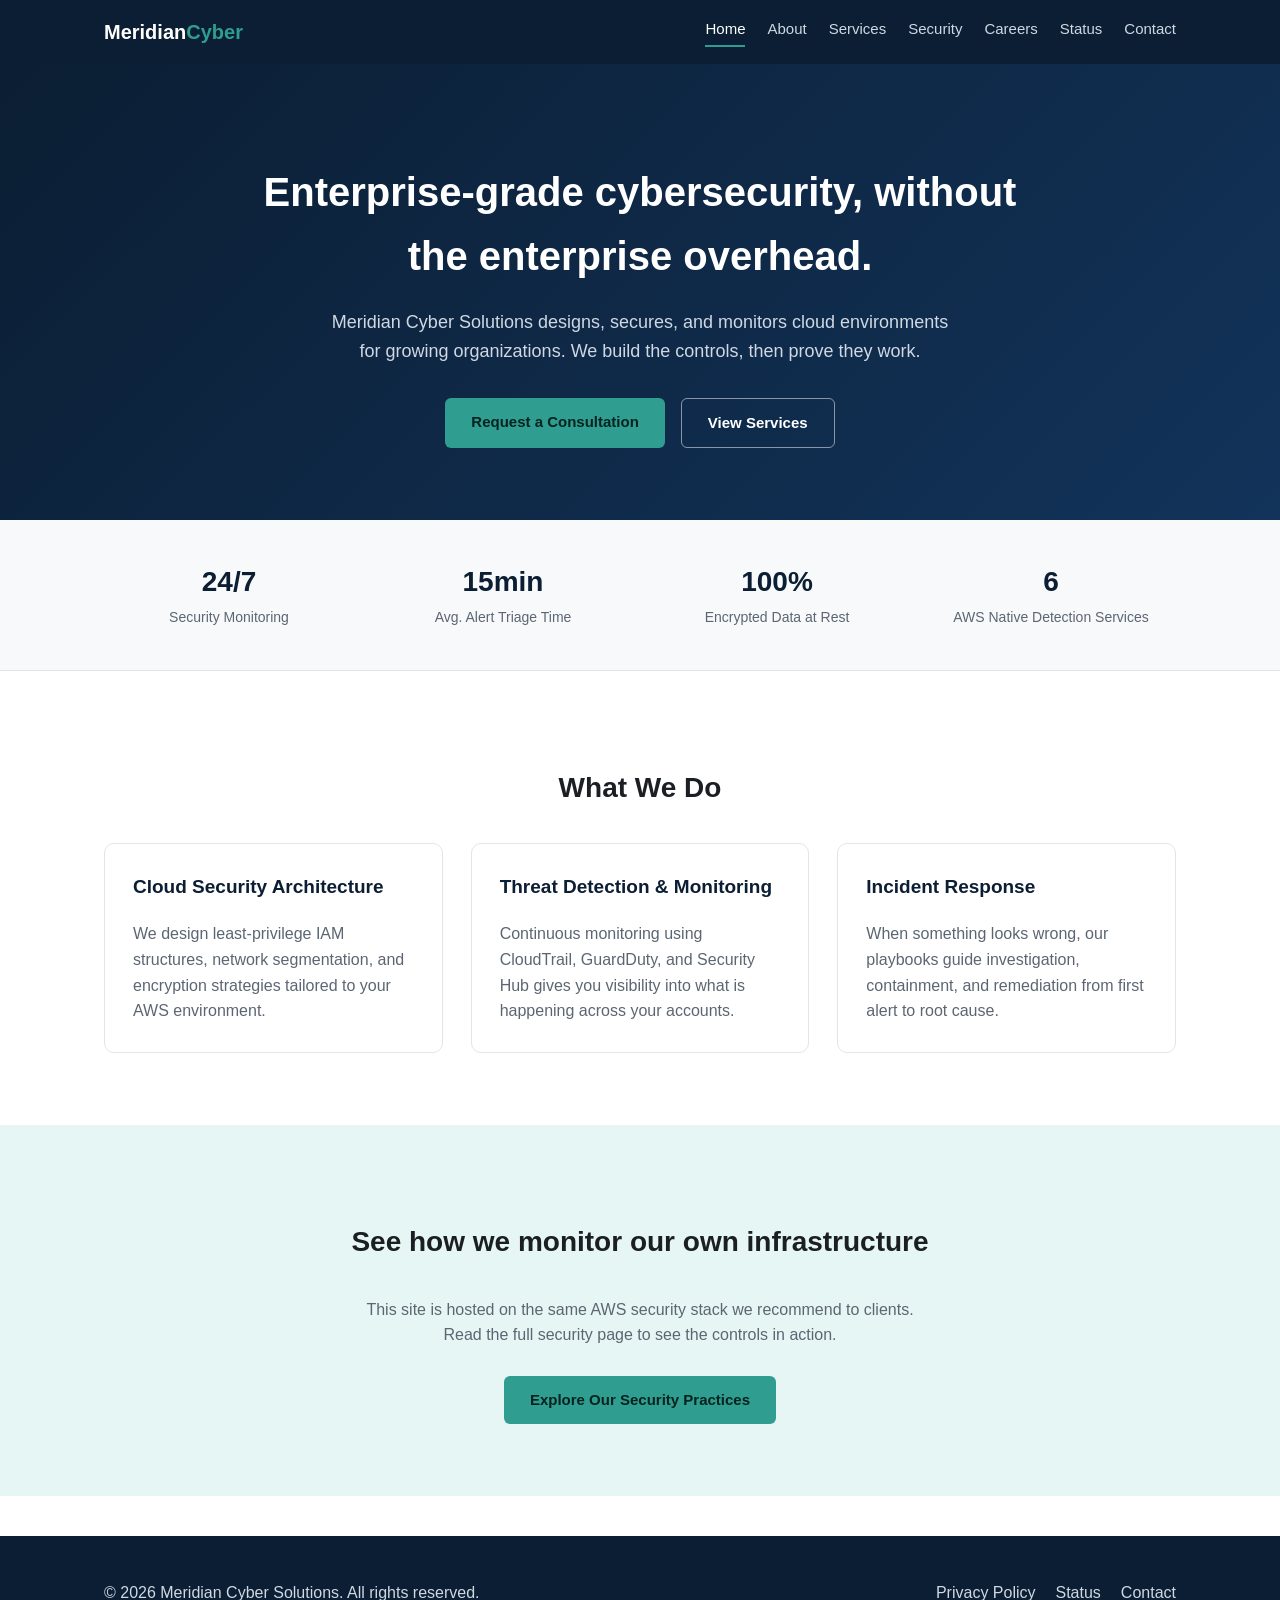
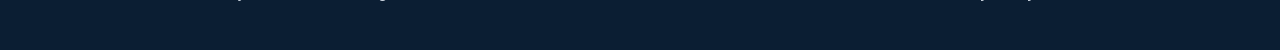
<file: website/index.html>
<!DOCTYPE html>
<html lang="en">
<head>
<meta charset="UTF-8">
<meta name="viewport" content="width=device-width, initial-scale=1.0">
<title>Meridian Cyber Solutions | Enterprise Cybersecurity Consulting</title>
<meta name="description" content="Meridian Cyber Solutions helps organizations secure their cloud infrastructure, detect threats, and respond to incidents.">
<link rel="stylesheet" href="css/style.css">
</head>
<body>
<header class="site-header">
  <div class="container nav-wrap">
    <a href="index.html" class="logo">Meridian<span>Cyber</span></a>
    <button class="nav-toggle" id="navToggle" aria-label="Toggle navigation">&#9776;</button>
    <nav id="siteNav">
      <a href="index.html" class="active">Home</a>
      <a href="about.html">About</a>
      <a href="services.html">Services</a>
      <a href="security.html">Security</a>
      <a href="careers.html">Careers</a>
      <a href="status.html">Status</a>
      <a href="contact.html">Contact</a>
    </nav>
  </div>
</header>

<main>
  <section class="hero">
    <div class="container">
      <h1>Enterprise-grade cybersecurity, without the enterprise overhead.</h1>
      <p class="hero-sub">Meridian Cyber Solutions designs, secures, and monitors cloud environments for growing organizations. We build the controls, then prove they work.</p>
      <div class="hero-actions">
        <a href="contact.html" class="btn btn-primary">Request a Consultation</a>
        <a href="services.html" class="btn btn-secondary">View Services</a>
      </div>
    </div>
  </section>

  <section class="stats">
    <div class="container stats-grid">
      <div class="stat"><span class="stat-num">24/7</span><span class="stat-label">Security Monitoring</span></div>
      <div class="stat"><span class="stat-num">15min</span><span class="stat-label">Avg. Alert Triage Time</span></div>
      <div class="stat"><span class="stat-num">100%</span><span class="stat-label">Encrypted Data at Rest</span></div>
      <div class="stat"><span class="stat-num">6</span><span class="stat-label">AWS Native Detection Services</span></div>
    </div>
  </section>

  <section class="section">
    <div class="container">
      <h2>What We Do</h2>
      <div class="card-grid">
        <div class="card">
          <h3>Cloud Security Architecture</h3>
          <p>We design least-privilege IAM structures, network segmentation, and encryption strategies tailored to your AWS environment.</p>
        </div>
        <div class="card">
          <h3>Threat Detection &amp; Monitoring</h3>
          <p>Continuous monitoring using CloudTrail, GuardDuty, and Security Hub gives you visibility into what is happening across your accounts.</p>
        </div>
        <div class="card">
          <h3>Incident Response</h3>
          <p>When something looks wrong, our playbooks guide investigation, containment, and remediation from first alert to root cause.</p>
        </div>
      </div>
    </div>
  </section>

  <section class="section alt">
    <div class="container cta-block">
      <h2>See how we monitor our own infrastructure</h2>
      <p>This site is hosted on the same AWS security stack we recommend to clients. Read the full security page to see the controls in action.</p>
      <a href="security.html" class="btn btn-primary">Explore Our Security Practices</a>
    </div>
  </section>
</main>

<footer class="site-footer">
  <div class="container footer-wrap">
    <p>&copy; 2026 Meridian Cyber Solutions. All rights reserved.</p>
    <div class="footer-links">
      <a href="privacy.html">Privacy Policy</a>
      <a href="status.html">Status</a>
      <a href="contact.html">Contact</a>
    </div>
  </div>
</footer>
<script src="js/main.js"></script>
</body>
</html>
</file>
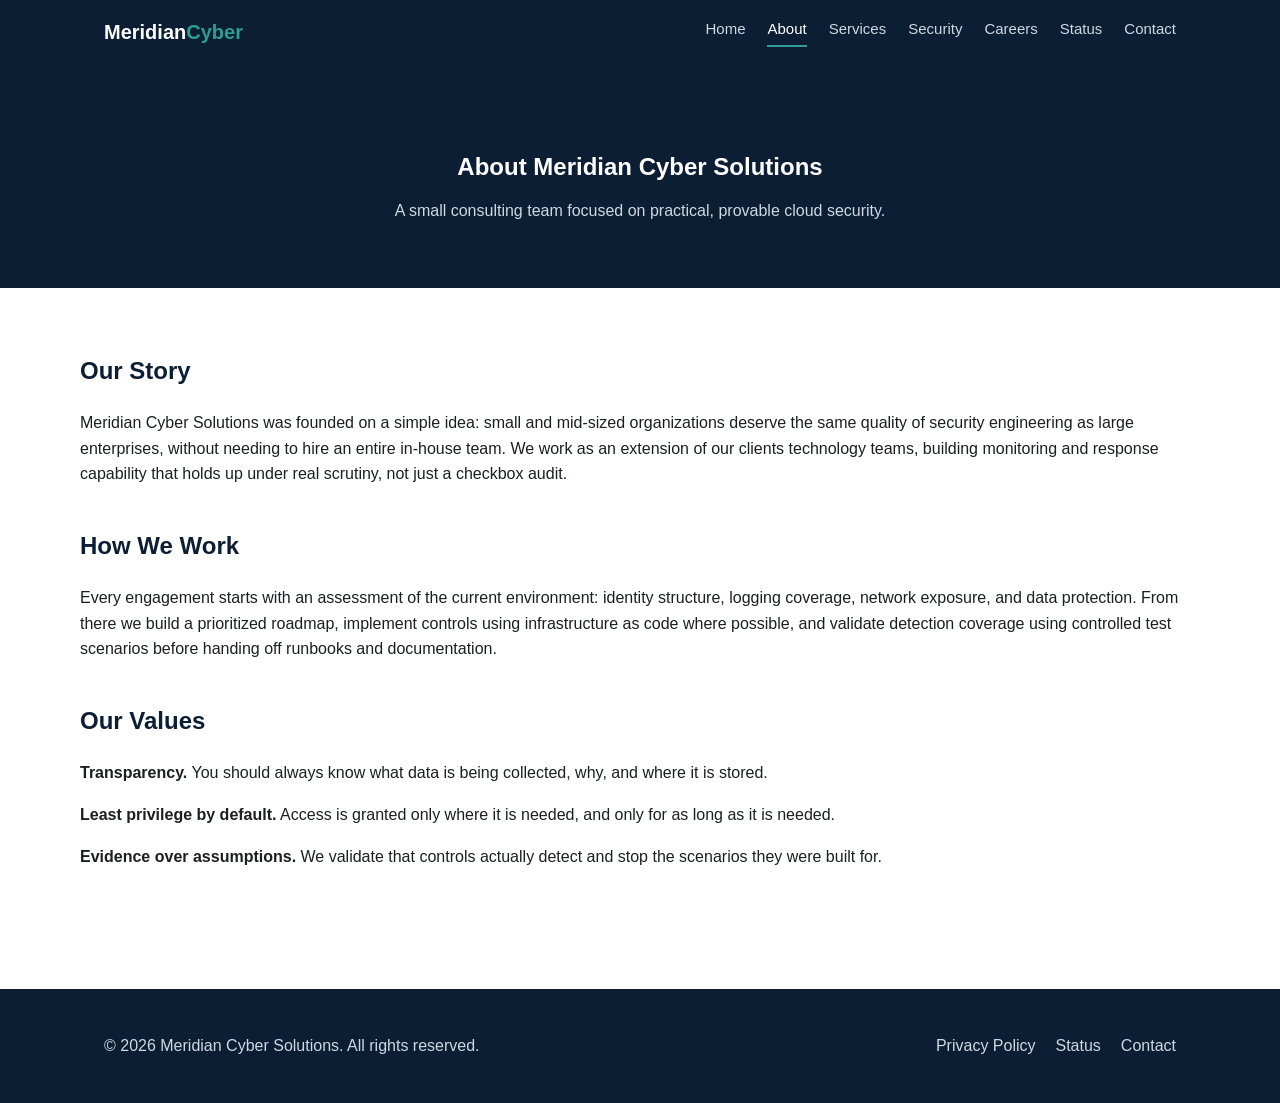
<file: website/about.html>
<!DOCTYPE html>
<html lang="en">
<head>
<meta charset="UTF-8">
<meta name="viewport" content="width=device-width, initial-scale=1.0">
<title>About Us | Meridian Cyber Solutions</title>
<link rel="stylesheet" href="css/style.css">
</head>
<body>
<header class="site-header">
  <div class="container nav-wrap">
    <a href="index.html" class="logo">Meridian<span>Cyber</span></a>
    <button class="nav-toggle" id="navToggle" aria-label="Toggle navigation">&#9776;</button>
    <nav id="siteNav">
      <a href="index.html">Home</a>
      <a href="about.html" class="active">About</a>
      <a href="services.html">Services</a>
      <a href="security.html">Security</a>
      <a href="careers.html">Careers</a>
      <a href="status.html">Status</a>
      <a href="contact.html">Contact</a>
    </nav>
  </div>
</header>

<section class="page-hero">
  <div class="container">
    <h1>About Meridian Cyber Solutions</h1>
    <p>A small consulting team focused on practical, provable cloud security.</p>
  </div>
</section>

<main class="container content">
  <h2>Our Story</h2>
  <p>Meridian Cyber Solutions was founded on a simple idea: small and mid-sized organizations deserve the same quality of security engineering as large enterprises, without needing to hire an entire in-house team. We work as an extension of our clients technology teams, building monitoring and response capability that holds up under real scrutiny, not just a checkbox audit.</p>

  <h2>How We Work</h2>
  <p>Every engagement starts with an assessment of the current environment: identity structure, logging coverage, network exposure, and data protection. From there we build a prioritized roadmap, implement controls using infrastructure as code where possible, and validate detection coverage using controlled test scenarios before handing off runbooks and documentation.</p>

  <h2>Our Values</h2>
  <p><strong>Transparency.</strong> You should always know what data is being collected, why, and where it is stored.</p>
  <p><strong>Least privilege by default.</strong> Access is granted only where it is needed, and only for as long as it is needed.</p>
  <p><strong>Evidence over assumptions.</strong> We validate that controls actually detect and stop the scenarios they were built for.</p>
</main>

<footer class="site-footer">
  <div class="container footer-wrap">
    <p>&copy; 2026 Meridian Cyber Solutions. All rights reserved.</p>
    <div class="footer-links">
      <a href="privacy.html">Privacy Policy</a>
      <a href="status.html">Status</a>
      <a href="contact.html">Contact</a>
    </div>
  </div>
</footer>
<script src="js/main.js"></script>
</body>
</html>
</file>
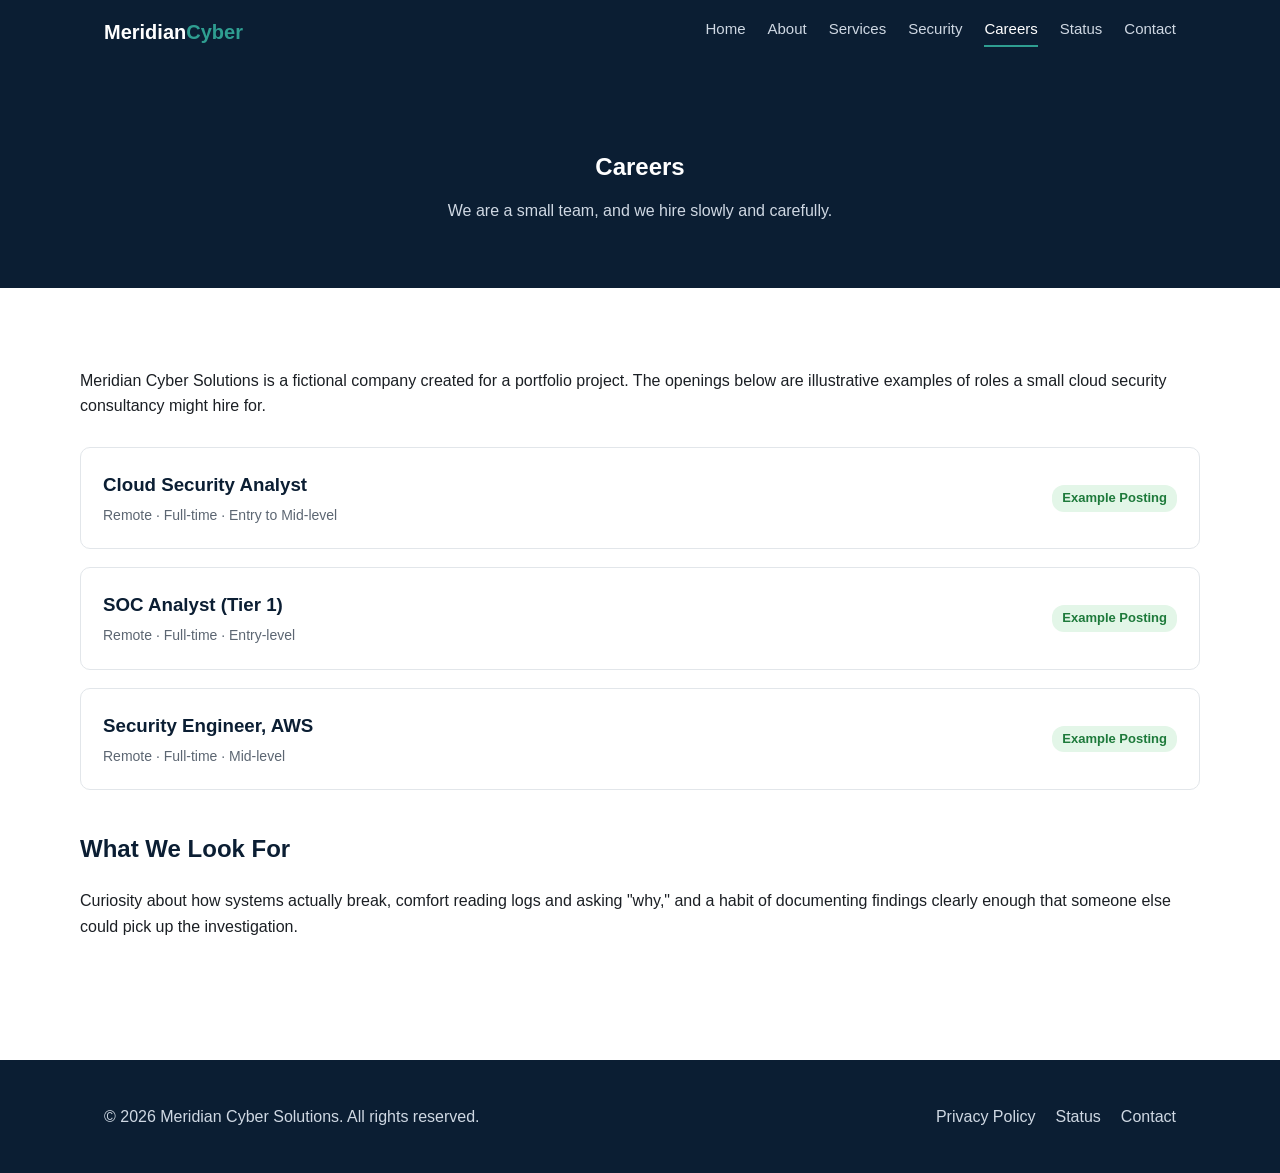
<file: website/careers.html>
<!DOCTYPE html>
<html lang="en">
<head>
<meta charset="UTF-8">
<meta name="viewport" content="width=device-width, initial-scale=1.0">
<title>Careers | Meridian Cyber Solutions</title>
<link rel="stylesheet" href="css/style.css">
</head>
<body>
<header class="site-header">
  <div class="container nav-wrap">
    <a href="index.html" class="logo">Meridian<span>Cyber</span></a>
    <button class="nav-toggle" id="navToggle" aria-label="Toggle navigation">&#9776;</button>
    <nav id="siteNav">
      <a href="index.html">Home</a>
      <a href="about.html">About</a>
      <a href="services.html">Services</a>
      <a href="security.html">Security</a>
      <a href="careers.html" class="active">Careers</a>
      <a href="status.html">Status</a>
      <a href="contact.html">Contact</a>
    </nav>
  </div>
</header>

<section class="page-hero">
  <div class="container">
    <h1>Careers</h1>
    <p>We are a small team, and we hire slowly and carefully.</p>
  </div>
</section>

<main class="container content">
  <p>Meridian Cyber Solutions is a fictional company created for a portfolio project. The openings below are illustrative examples of roles a small cloud security consultancy might hire for.</p>

  <div class="jobs-list">
    <div class="job-card">
      <div>
        <h3>Cloud Security Analyst</h3>
        <div class="job-meta">Remote &middot; Full-time &middot; Entry to Mid-level</div>
      </div>
      <span class="badge badge-ok">Example Posting</span>
    </div>
    <div class="job-card">
      <div>
        <h3>SOC Analyst (Tier 1)</h3>
        <div class="job-meta">Remote &middot; Full-time &middot; Entry-level</div>
      </div>
      <span class="badge badge-ok">Example Posting</span>
    </div>
    <div class="job-card">
      <div>
        <h3>Security Engineer, AWS</h3>
        <div class="job-meta">Remote &middot; Full-time &middot; Mid-level</div>
      </div>
      <span class="badge badge-ok">Example Posting</span>
    </div>
  </div>

  <h2>What We Look For</h2>
  <p>Curiosity about how systems actually break, comfort reading logs and asking "why," and a habit of documenting findings clearly enough that someone else could pick up the investigation.</p>
</main>

<footer class="site-footer">
  <div class="container footer-wrap">
    <p>&copy; 2026 Meridian Cyber Solutions. All rights reserved.</p>
    <div class="footer-links">
      <a href="privacy.html">Privacy Policy</a>
      <a href="status.html">Status</a>
      <a href="contact.html">Contact</a>
    </div>
  </div>
</footer>
<script src="js/main.js"></script>
</body>
</html>
</file>
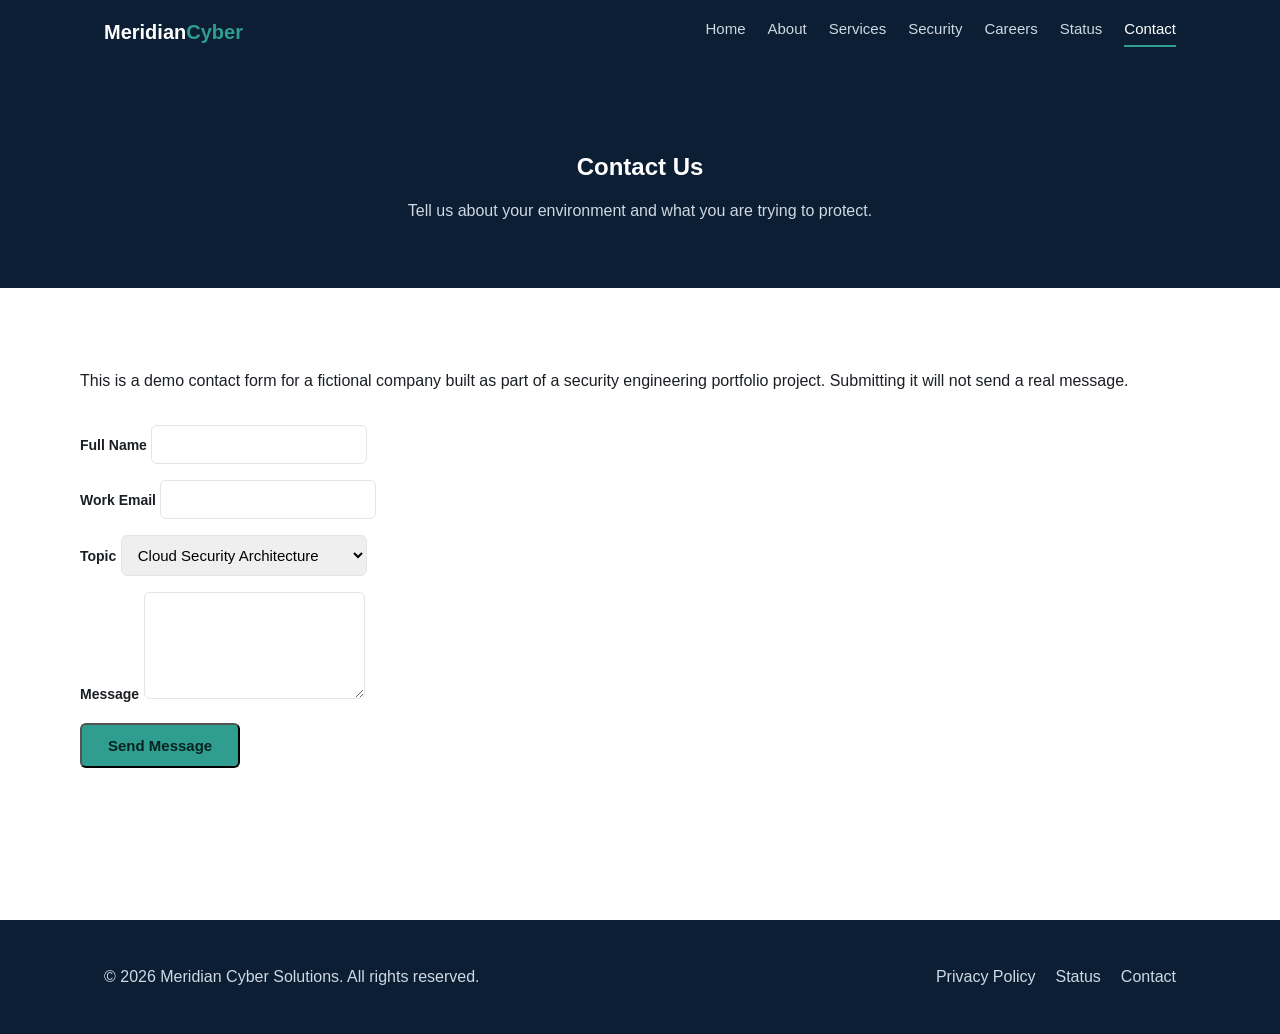
<file: website/contact.html>
<!DOCTYPE html>
<html lang="en">
<head>
<meta charset="UTF-8">
<meta name="viewport" content="width=device-width, initial-scale=1.0">
<title>Contact | Meridian Cyber Solutions</title>
<link rel="stylesheet" href="css/style.css">
</head>
<body>
<header class="site-header">
  <div class="container nav-wrap">
    <a href="index.html" class="logo">Meridian<span>Cyber</span></a>
    <button class="nav-toggle" id="navToggle" aria-label="Toggle navigation">&#9776;</button>
    <nav id="siteNav">
      <a href="index.html">Home</a>
      <a href="about.html">About</a>
      <a href="services.html">Services</a>
      <a href="security.html">Security</a>
      <a href="careers.html">Careers</a>
      <a href="status.html">Status</a>
      <a href="contact.html" class="active">Contact</a>
    </nav>
  </div>
</header>

<section class="page-hero">
  <div class="container">
    <h1>Contact Us</h1>
    <p>Tell us about your environment and what you are trying to protect.</p>
  </div>
</section>

<main class="container content">
  <p>This is a demo contact form for a fictional company built as part of a security engineering portfolio project. Submitting it will not send a real message.</p>
  <form class="contact-form">
    <div>
      <label for="name">Full Name</label>
      <input type="text" id="name" name="name" required>
    </div>
    <div>
      <label for="email">Work Email</label>
      <input type="email" id="email" name="email" required>
    </div>
    <div>
      <label for="topic">Topic</label>
      <select id="topic" name="topic">
        <option>Cloud Security Architecture</option>
        <option>Threat Detection Engineering</option>
        <option>Incident Response Readiness</option>
        <option>Compliance Monitoring</option>
        <option>Other</option>
      </select>
    </div>
    <div>
      <label for="message">Message</label>
      <textarea id="message" name="message" rows="5" required></textarea>
    </div>
    <button type="submit" class="btn btn-primary">Send Message</button>
    <p id="formStatus"></p>
  </form>
</main>

<footer class="site-footer">
  <div class="container footer-wrap">
    <p>&copy; 2026 Meridian Cyber Solutions. All rights reserved.</p>
    <div class="footer-links">
      <a href="privacy.html">Privacy Policy</a>
      <a href="status.html">Status</a>
      <a href="contact.html">Contact</a>
    </div>
  </div>
</footer>
<script src="js/main.js"></script>
</body>
</html>
</file>
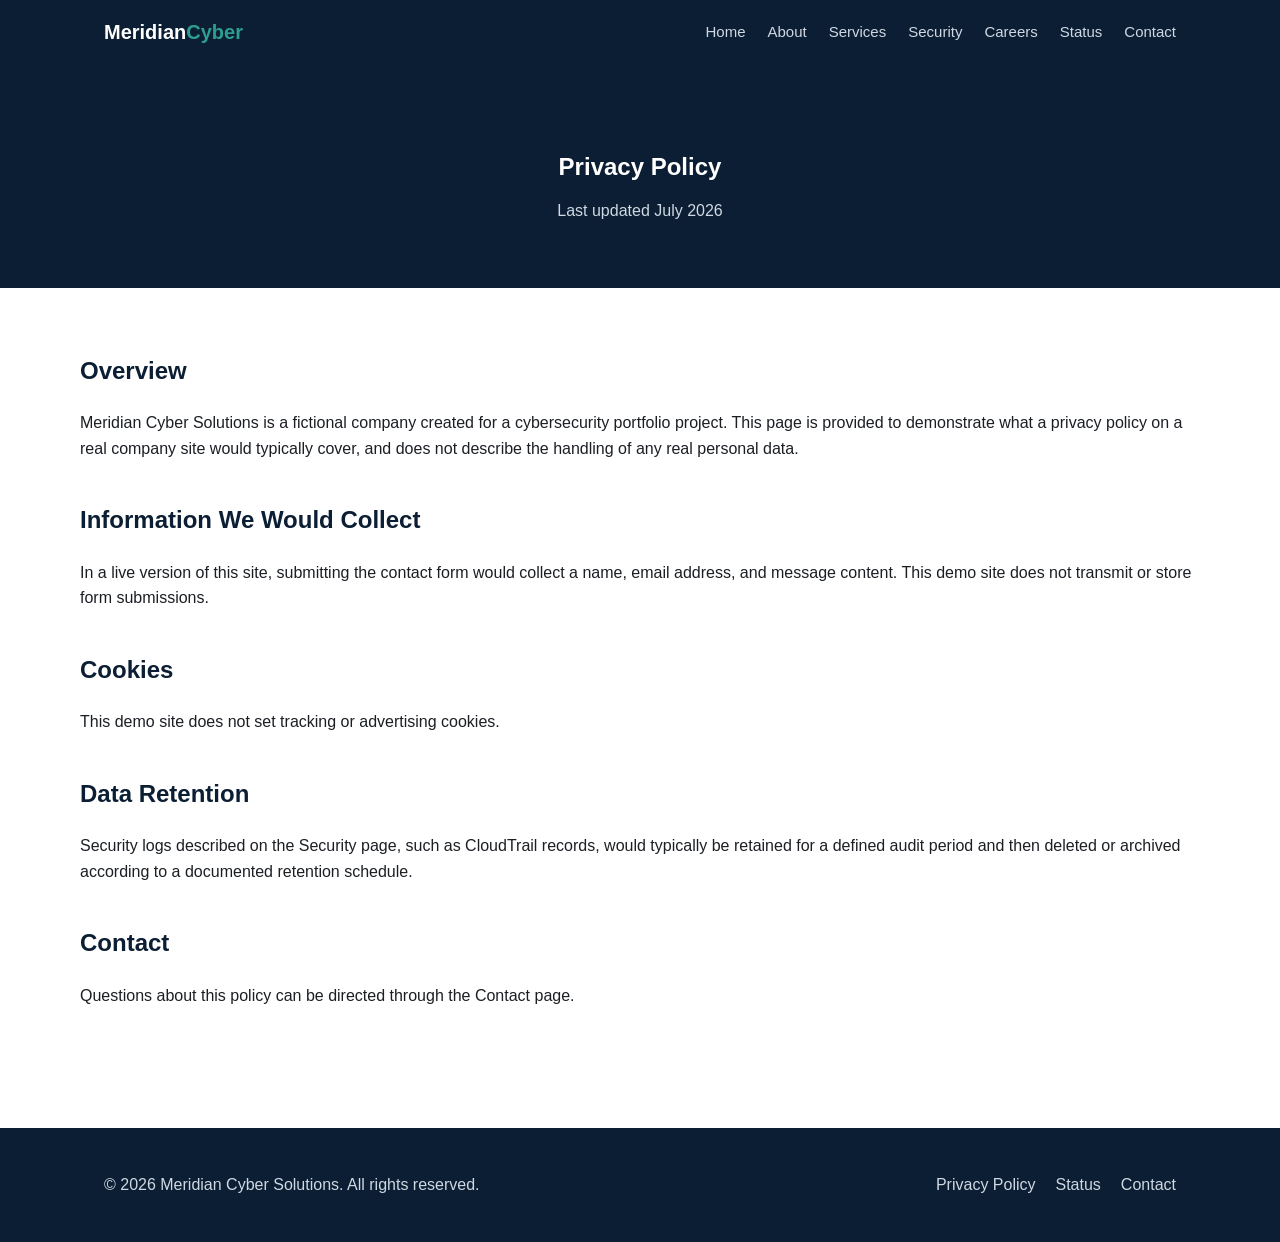
<file: website/privacy.html>
<!DOCTYPE html>
<html lang="en">
<head>
<meta charset="UTF-8">
<meta name="viewport" content="width=device-width, initial-scale=1.0">
<title>Privacy Policy | Meridian Cyber Solutions</title>
<link rel="stylesheet" href="css/style.css">
</head>
<body>
<header class="site-header">
  <div class="container nav-wrap">
    <a href="index.html" class="logo">Meridian<span>Cyber</span></a>
    <button class="nav-toggle" id="navToggle" aria-label="Toggle navigation">&#9776;</button>
    <nav id="siteNav">
      <a href="index.html">Home</a>
      <a href="about.html">About</a>
      <a href="services.html">Services</a>
      <a href="security.html">Security</a>
      <a href="careers.html">Careers</a>
      <a href="status.html">Status</a>
      <a href="contact.html">Contact</a>
    </nav>
  </div>
</header>

<section class="page-hero">
  <div class="container">
    <h1>Privacy Policy</h1>
    <p>Last updated July 2026</p>
  </div>
</section>

<main class="container content">
  <h2>Overview</h2>
  <p>Meridian Cyber Solutions is a fictional company created for a cybersecurity portfolio project. This page is provided to demonstrate what a privacy policy on a real company site would typically cover, and does not describe the handling of any real personal data.</p>

  <h2>Information We Would Collect</h2>
  <p>In a live version of this site, submitting the contact form would collect a name, email address, and message content. This demo site does not transmit or store form submissions.</p>

  <h2>Cookies</h2>
  <p>This demo site does not set tracking or advertising cookies.</p>

  <h2>Data Retention</h2>
  <p>Security logs described on the Security page, such as CloudTrail records, would typically be retained for a defined audit period and then deleted or archived according to a documented retention schedule.</p>

  <h2>Contact</h2>
  <p>Questions about this policy can be directed through the Contact page.</p>
</main>

<footer class="site-footer">
  <div class="container footer-wrap">
    <p>&copy; 2026 Meridian Cyber Solutions. All rights reserved.</p>
    <div class="footer-links">
      <a href="privacy.html">Privacy Policy</a>
      <a href="status.html">Status</a>
      <a href="contact.html">Contact</a>
    </div>
  </div>
</footer>
<script src="js/main.js"></script>
</body>
</html>
</file>
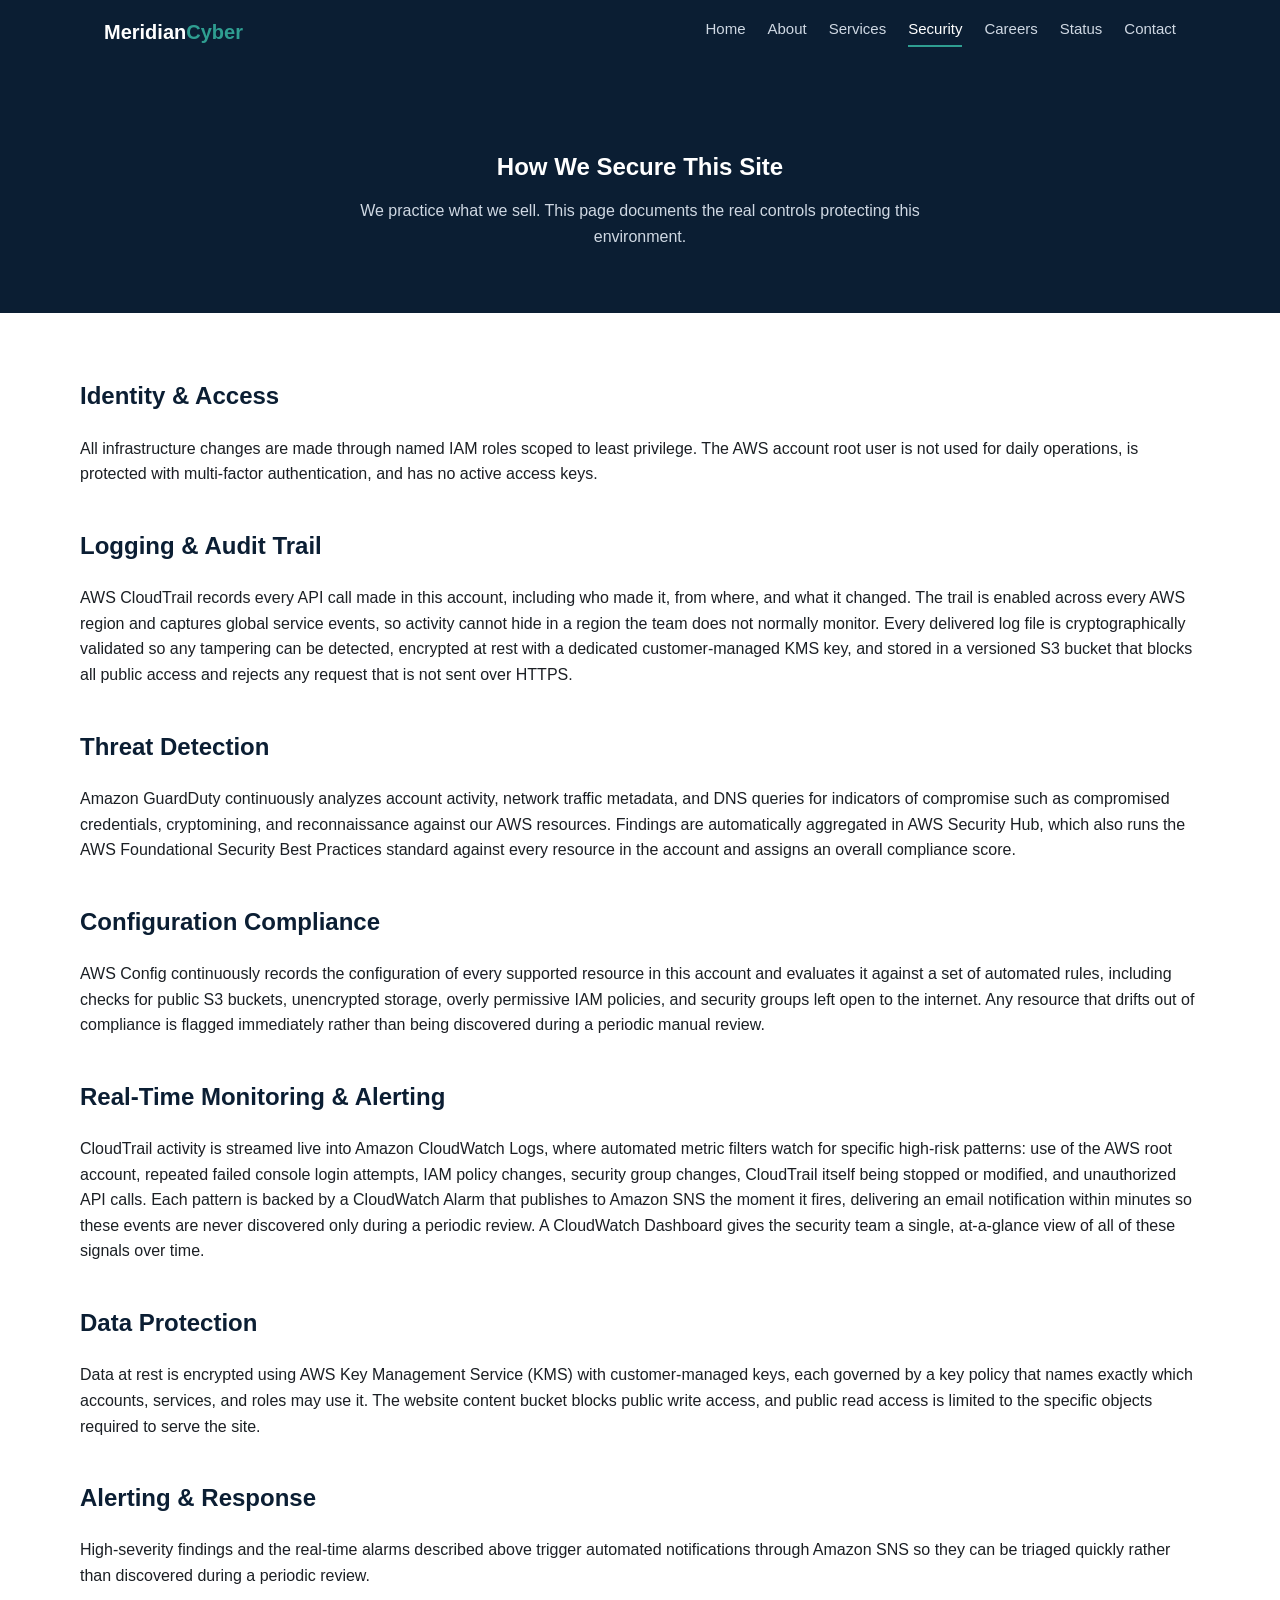
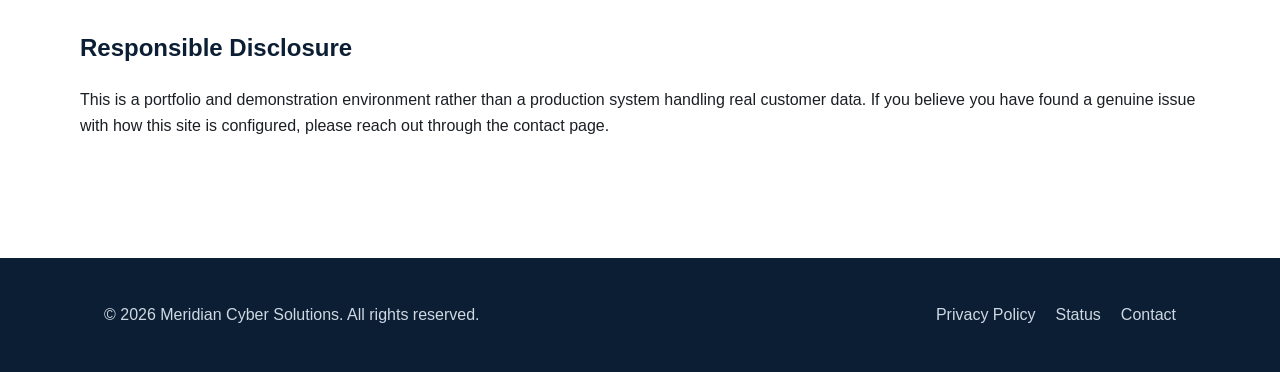
<file: website/security.html>
<!DOCTYPE html>
<html lang="en">
<head>
<meta charset="UTF-8">
<meta name="viewport" content="width=device-width, initial-scale=1.0">
<title>Security | Meridian Cyber Solutions</title>
<link rel="stylesheet" href="css/style.css">
</head>
<body>
<header class="site-header">
<div class="container nav-wrap">
<a href="index.html" class="logo">Meridian<span>Cyber</span></a>
<button class="nav-toggle" id="navToggle" aria-label="Toggle navigation">&#9776;</button>
<nav id="siteNav">
<a href="index.html">Home</a>
<a href="about.html">About</a>
<a href="services.html">Services</a>
<a href="security.html" class="active">Security</a>
<a href="careers.html">Careers</a>
<a href="status.html">Status</a>
<a href="contact.html">Contact</a>
</nav>
</div>
</header>

<section class="page-hero">
<div class="container">
<h1>How We Secure This Site</h1>
<p>We practice what we sell. This page documents the real controls protecting this environment.</p>
</div>
</section>

<main class="container content">
<h2>Identity &amp; Access</h2>
<p>All infrastructure changes are made through named IAM roles scoped to least privilege. The AWS account root user is not used for daily operations, is protected with multi-factor authentication, and has no active access keys.</p>

<h2>Logging &amp; Audit Trail</h2>
<p>AWS CloudTrail records every API call made in this account, including who made it, from where, and what it changed. The trail is enabled across every AWS region and captures global service events, so activity cannot hide in a region the team does not normally monitor. Every delivered log file is cryptographically validated so any tampering can be detected, encrypted at rest with a dedicated customer-managed KMS key, and stored in a versioned S3 bucket that blocks all public access and rejects any request that is not sent over HTTPS.</p>

<h2>Threat Detection</h2>
<p>Amazon GuardDuty continuously analyzes account activity, network traffic metadata, and DNS queries for indicators of compromise such as compromised credentials, cryptomining, and reconnaissance against our AWS resources. Findings are automatically aggregated in AWS Security Hub, which also runs the AWS Foundational Security Best Practices standard against every resource in the account and assigns an overall compliance score.</p>

<h2>Configuration Compliance</h2>
<p>AWS Config continuously records the configuration of every supported resource in this account and evaluates it against a set of automated rules, including checks for public S3 buckets, unencrypted storage, overly permissive IAM policies, and security groups left open to the internet. Any resource that drifts out of compliance is flagged immediately rather than being discovered during a periodic manual review.</p>

<h2>Real-Time Monitoring &amp; Alerting</h2>
<p>CloudTrail activity is streamed live into Amazon CloudWatch Logs, where automated metric filters watch for specific high-risk patterns: use of the AWS root account, repeated failed console login attempts, IAM policy changes, security group changes, CloudTrail itself being stopped or modified, and unauthorized API calls. Each pattern is backed by a CloudWatch Alarm that publishes to Amazon SNS the moment it fires, delivering an email notification within minutes so these events are never discovered only during a periodic review. A CloudWatch Dashboard gives the security team a single, at-a-glance view of all of these signals over time.</p>

<h2>Data Protection</h2>
<p>Data at rest is encrypted using AWS Key Management Service (KMS) with customer-managed keys, each governed by a key policy that names exactly which accounts, services, and roles may use it. The website content bucket blocks public write access, and public read access is limited to the specific objects required to serve the site.</p>

<h2>Alerting &amp; Response</h2>
<p>High-severity findings and the real-time alarms described above trigger automated notifications through Amazon SNS so they can be triaged quickly rather than discovered during a periodic review.</p>

<h2>Responsible Disclosure</h2>
<p>This is a portfolio and demonstration environment rather than a production system handling real customer data. If you believe you have found a genuine issue with how this site is configured, please reach out through the contact page.</p>
</main>

<footer class="site-footer">
<div class="container footer-wrap">
<p>&copy; 2026 Meridian Cyber Solutions. All rights reserved.</p>
<div class="footer-links">
<a href="privacy.html">Privacy Policy</a>
<a href="status.html">Status</a>
<a href="contact.html">Contact</a>
</div>
</div>
</footer>
<script src="js/main.js"></script>
</body>
</html>
</file>
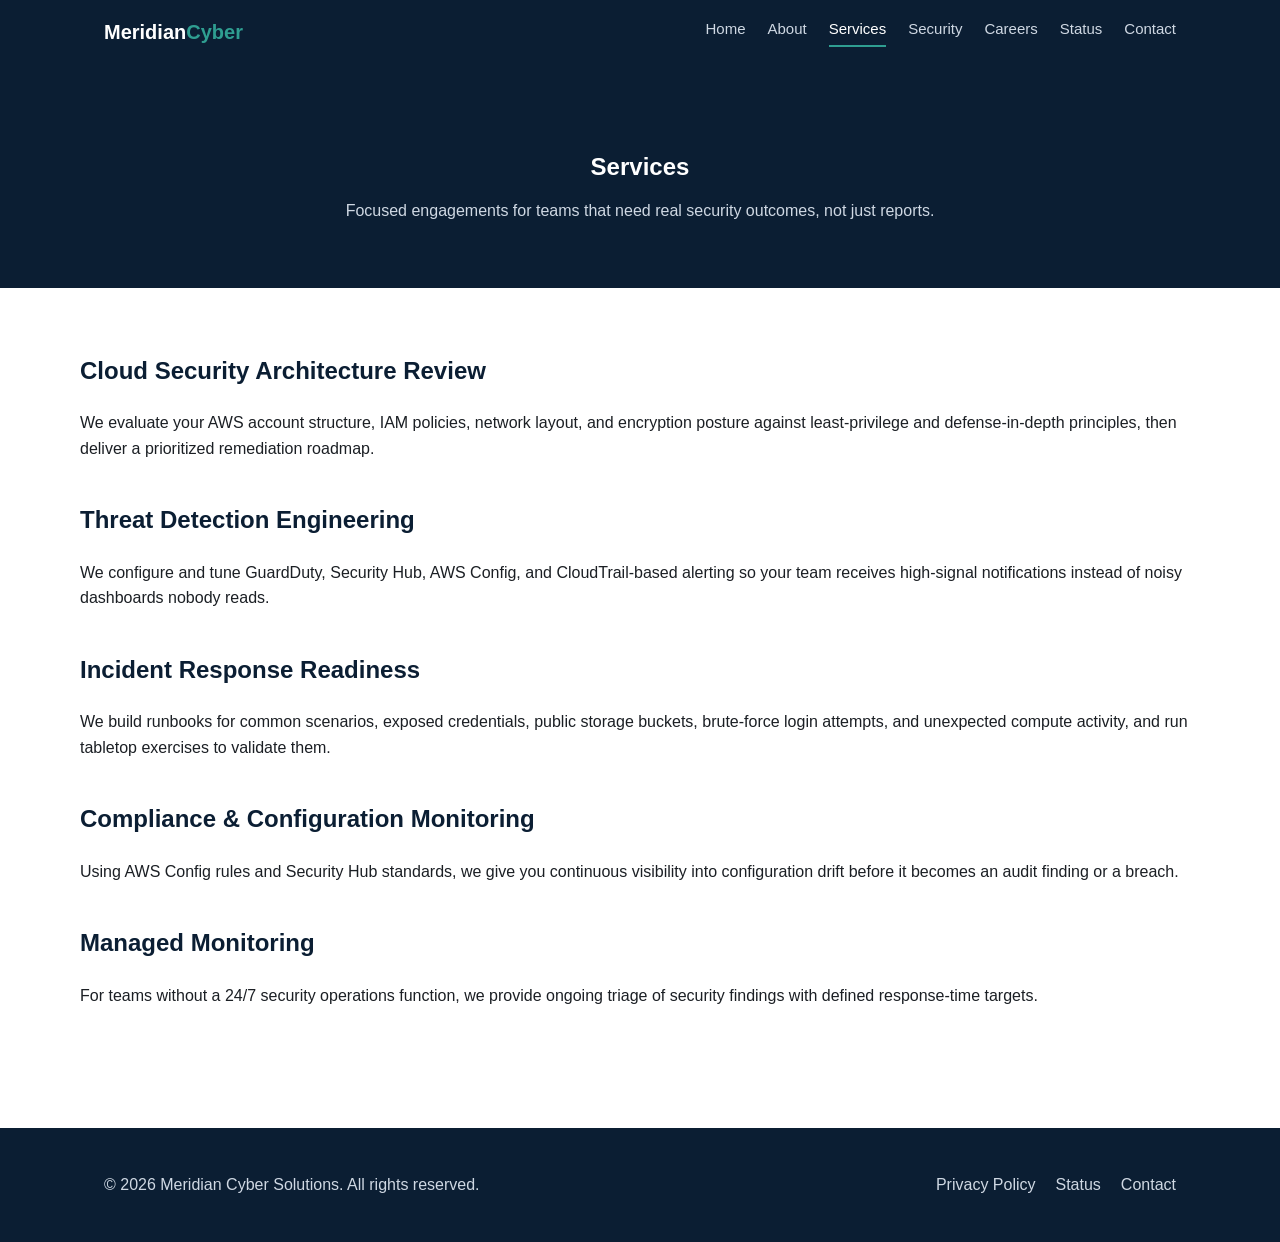
<file: website/services.html>
<!DOCTYPE html>
<html lang="en">
<head>
<meta charset="UTF-8">
<meta name="viewport" content="width=device-width, initial-scale=1.0">
<title>Services | Meridian Cyber Solutions</title>
<link rel="stylesheet" href="css/style.css">
</head>
<body>
<header class="site-header">
  <div class="container nav-wrap">
    <a href="index.html" class="logo">Meridian<span>Cyber</span></a>
    <button class="nav-toggle" id="navToggle" aria-label="Toggle navigation">&#9776;</button>
    <nav id="siteNav">
      <a href="index.html">Home</a>
      <a href="about.html">About</a>
      <a href="services.html" class="active">Services</a>
      <a href="security.html">Security</a>
      <a href="careers.html">Careers</a>
      <a href="status.html">Status</a>
      <a href="contact.html">Contact</a>
    </nav>
  </div>
</header>

<section class="page-hero">
  <div class="container">
    <h1>Services</h1>
    <p>Focused engagements for teams that need real security outcomes, not just reports.</p>
  </div>
</section>

<main class="container content">
  <h2>Cloud Security Architecture Review</h2>
  <p>We evaluate your AWS account structure, IAM policies, network layout, and encryption posture against least-privilege and defense-in-depth principles, then deliver a prioritized remediation roadmap.</p>

  <h2>Threat Detection Engineering</h2>
  <p>We configure and tune GuardDuty, Security Hub, AWS Config, and CloudTrail-based alerting so your team receives high-signal notifications instead of noisy dashboards nobody reads.</p>

  <h2>Incident Response Readiness</h2>
  <p>We build runbooks for common scenarios, exposed credentials, public storage buckets, brute-force login attempts, and unexpected compute activity, and run tabletop exercises to validate them.</p>

  <h2>Compliance &amp; Configuration Monitoring</h2>
  <p>Using AWS Config rules and Security Hub standards, we give you continuous visibility into configuration drift before it becomes an audit finding or a breach.</p>

  <h2>Managed Monitoring</h2>
  <p>For teams without a 24/7 security operations function, we provide ongoing triage of security findings with defined response-time targets.</p>
</main>

<footer class="site-footer">
  <div class="container footer-wrap">
    <p>&copy; 2026 Meridian Cyber Solutions. All rights reserved.</p>
    <div class="footer-links">
      <a href="privacy.html">Privacy Policy</a>
      <a href="status.html">Status</a>
      <a href="contact.html">Contact</a>
    </div>
  </div>
</footer>
<script src="js/main.js"></script>
</body>
</html>
</file>
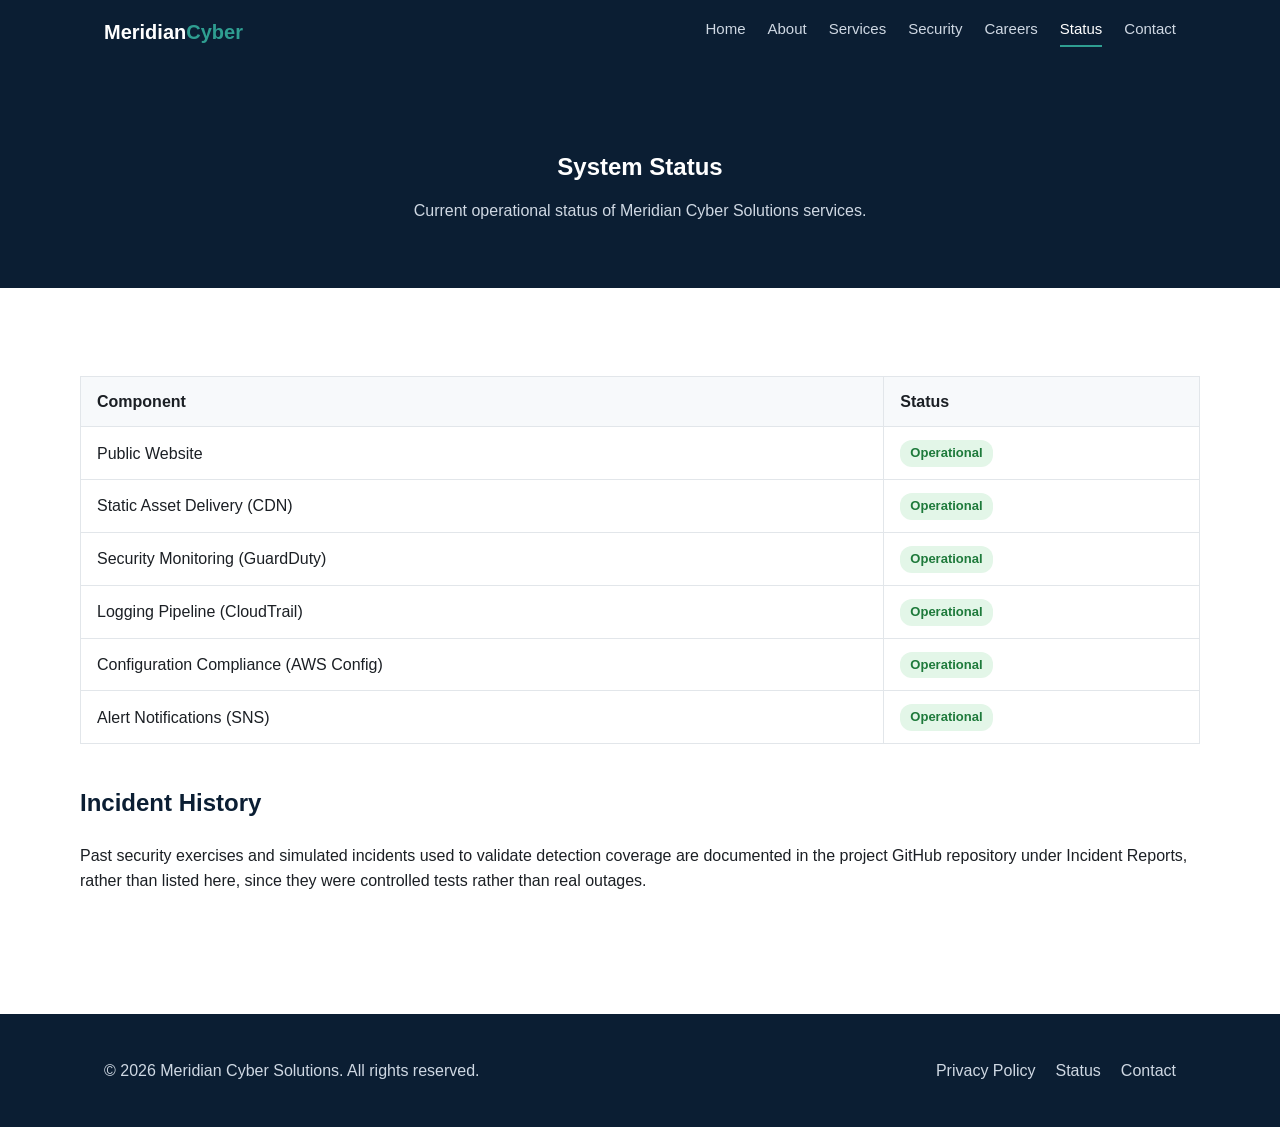
<file: website/status.html>
<!DOCTYPE html>
<html lang="en">
<head>
<meta charset="UTF-8">
<meta name="viewport" content="width=device-width, initial-scale=1.0">
<title>Status | Meridian Cyber Solutions</title>
<link rel="stylesheet" href="css/style.css">
</head>
<body>
<header class="site-header">
  <div class="container nav-wrap">
    <a href="index.html" class="logo">Meridian<span>Cyber</span></a>
    <button class="nav-toggle" id="navToggle" aria-label="Toggle navigation">&#9776;</button>
    <nav id="siteNav">
      <a href="index.html">Home</a>
      <a href="about.html">About</a>
      <a href="services.html">Services</a>
      <a href="security.html">Security</a>
      <a href="careers.html">Careers</a>
      <a href="status.html" class="active">Status</a>
      <a href="contact.html">Contact</a>
    </nav>
  </div>
</header>

<section class="page-hero">
  <div class="container">
    <h1>System Status</h1>
    <p>Current operational status of Meridian Cyber Solutions services.</p>
  </div>
</section>

<main class="container content">
  <table class="status-table">
    <tr><th>Component</th><th>Status</th></tr>
    <tr><td>Public Website</td><td><span class="badge badge-ok">Operational</span></td></tr>
    <tr><td>Static Asset Delivery (CDN)</td><td><span class="badge badge-ok">Operational</span></td></tr>
    <tr><td>Security Monitoring (GuardDuty)</td><td><span class="badge badge-ok">Operational</span></td></tr>
    <tr><td>Logging Pipeline (CloudTrail)</td><td><span class="badge badge-ok">Operational</span></td></tr>
    <tr><td>Configuration Compliance (AWS Config)</td><td><span class="badge badge-ok">Operational</span></td></tr>
    <tr><td>Alert Notifications (SNS)</td><td><span class="badge badge-ok">Operational</span></td></tr>
  </table>

  <h2>Incident History</h2>
  <p>Past security exercises and simulated incidents used to validate detection coverage are documented in the project GitHub repository under Incident Reports, rather than listed here, since they were controlled tests rather than real outages.</p>
</main>

<footer class="site-footer">
  <div class="container footer-wrap">
    <p>&copy; 2026 Meridian Cyber Solutions. All rights reserved.</p>
    <div class="footer-links">
      <a href="privacy.html">Privacy Policy</a>
      <a href="status.html">Status</a>
      <a href="contact.html">Contact</a>
    </div>
  </div>
</footer>
<script src="js/main.js"></script>
</body>
</html>
</file>
<file: website/css/style.css>
:root {
  --navy: #0b1e33;
  --navy-light: #12335a;
  --accent: #2f9e91;
  --accent-light: #e6f6f4;
  --text: #1b1f24;
  --muted: #5c6672;
  --border: #e2e6ea;
  --bg: #f7f9fb;
}

* { box-sizing: border-box; }
html, body { margin: 0; padding: 0; }
body {
  font-family: -apple-system, "Segoe UI", Roboto, Helvetica, Arial, sans-serif;
  color: var(--text);
  background: #ffffff;
  line-height: 1.6;
}
.container { max-width: 1120px; margin: 0 auto; padding: 0 24px; }
a { color: var(--accent); text-decoration: none; }
a:hover { text-decoration: underline; }

.site-header {
  background: var(--navy);
  position: sticky;
  top: 0;
  z-index: 50;
}
.nav-wrap { display: flex; align-items: center; justify-content: space-between; padding: 16px 24px; }
.logo { font-weight: 700; font-size: 20px; color: #fff; }
.logo span { color: var(--accent); }
.nav-toggle { display: none; background: none; border: none; color: #fff; font-size: 22px; cursor: pointer; }
#siteNav { display: flex; gap: 22px; }
#siteNav a { color: #cfd8e3; font-size: 15px; }
#siteNav a:hover, #siteNav a.active { color: #fff; text-decoration: none; border-bottom: 2px solid var(--accent); padding-bottom: 4px; }

.hero { background: linear-gradient(135deg, var(--navy) 0%, var(--navy-light) 100%); color: #fff; padding: 96px 0 72px; text-align: center; }
.hero h1 { font-size: 40px; max-width: 780px; margin: 0 auto 20px; }
.hero-sub { max-width: 620px; margin: 0 auto 32px; color: #cfd8e3; font-size: 18px; }
.hero-actions { display: flex; gap: 16px; justify-content: center; flex-wrap: wrap; }

.btn { display: inline-block; padding: 12px 26px; border-radius: 6px; font-weight: 600; font-size: 15px; }
.btn-primary { background: var(--accent); color: #06231f; }
.btn-primary:hover { background: #278a7f; text-decoration: none; }
.btn-secondary { background: transparent; color: #fff; border: 1px solid rgba(255,255,255,0.5); }
.btn-secondary:hover { background: rgba(255,255,255,0.1); text-decoration: none; }

.stats { background: var(--bg); padding: 40px 0; border-bottom: 1px solid var(--border); }
.stats-grid { display: grid; grid-template-columns: repeat(4, 1fr); gap: 24px; text-align: center; }
.stat-num { display: block; font-size: 28px; font-weight: 700; color: var(--navy); }
.stat-label { font-size: 14px; color: var(--muted); }

.section { padding: 72px 0; }
.section.alt { background: var(--accent-light); }
.section h2 { font-size: 28px; margin-bottom: 32px; text-align: center; }

.card-grid { display: grid; grid-template-columns: repeat(3, 1fr); gap: 28px; }
.card { border: 1px solid var(--border); border-radius: 10px; padding: 28px; background: #fff; }
.card h3 { margin-top: 0; color: var(--navy); font-size: 19px; }
.card p { color: var(--muted); margin-bottom: 0; }

.cta-block { text-align: center; }
.cta-block p { max-width: 560px; margin: 0 auto 28px; color: var(--muted); }

.page-hero { background: var(--navy); color: #fff; padding: 64px 0; text-align: center; }
.page-hero h1 { margin-bottom: 12px; }
.page-hero p { color: #cfd8e3; max-width: 640px; margin: 0 auto; }

.content { padding: 64px 0; }
.content h2 { color: var(--navy); margin-top: 40px; }
.content h2:first-child { margin-top: 0; }

table.status-table { width: 100%; border-collapse: collapse; margin-top: 24px; }
table.status-table th, table.status-table td { border: 1px solid var(--border); padding: 12px 16px; text-align: left; }
table.status-table th { background: var(--bg); }
.badge { display: inline-block; padding: 3px 10px; border-radius: 12px; font-size: 13px; font-weight: 600; }
.badge-ok { background: #e3f6e8; color: #1e7a3b; }
.badge-warn { background: #fff4dd; color: #94660a; }

form.contact-form { max-width: 560px; margin-top: 32px; display: flex; flex-direction: column; gap: 16px; }
form.contact-form label { font-weight: 600; font-size: 14px; }
form.contact-form input, form.contact-form textarea, form.contact-form select {
  padding: 10px 12px; border: 1px solid var(--border); border-radius: 6px; font-size: 15px; font-family: inherit;
}
form.contact-form button { align-self: flex-start; }

.jobs-list { display: flex; flex-direction: column; gap: 18px; margin-top: 28px; }
.job-card { border: 1px solid var(--border); border-radius: 10px; padding: 22px; display: flex; justify-content: space-between; align-items: center; flex-wrap: wrap; gap: 12px; }
.job-card h3 { margin: 0 0 4px; color: var(--navy); }
.job-meta { color: var(--muted); font-size: 14px; }

.site-footer { background: var(--navy); color: #cfd8e3; padding: 28px 0; margin-top: 40px; }
.footer-wrap { display: flex; justify-content: space-between; align-items: center; flex-wrap: wrap; gap: 12px; }
.footer-links { display: flex; gap: 20px; }
.footer-links a { color: #cfd8e3; }

@media (max-width: 800px) {
  .stats-grid { grid-template-columns: repeat(2, 1fr); }
  .card-grid { grid-template-columns: 1fr; }
  .nav-toggle { display: block; }
  #siteNav { display: none; flex-direction: column; background: var(--navy-light); position: absolute; top: 64px; left: 0; right: 0; padding: 16px 24px; }
  #siteNav.open { display: flex; }
  .hero h1 { font-size: 30px; }
}
</file>
